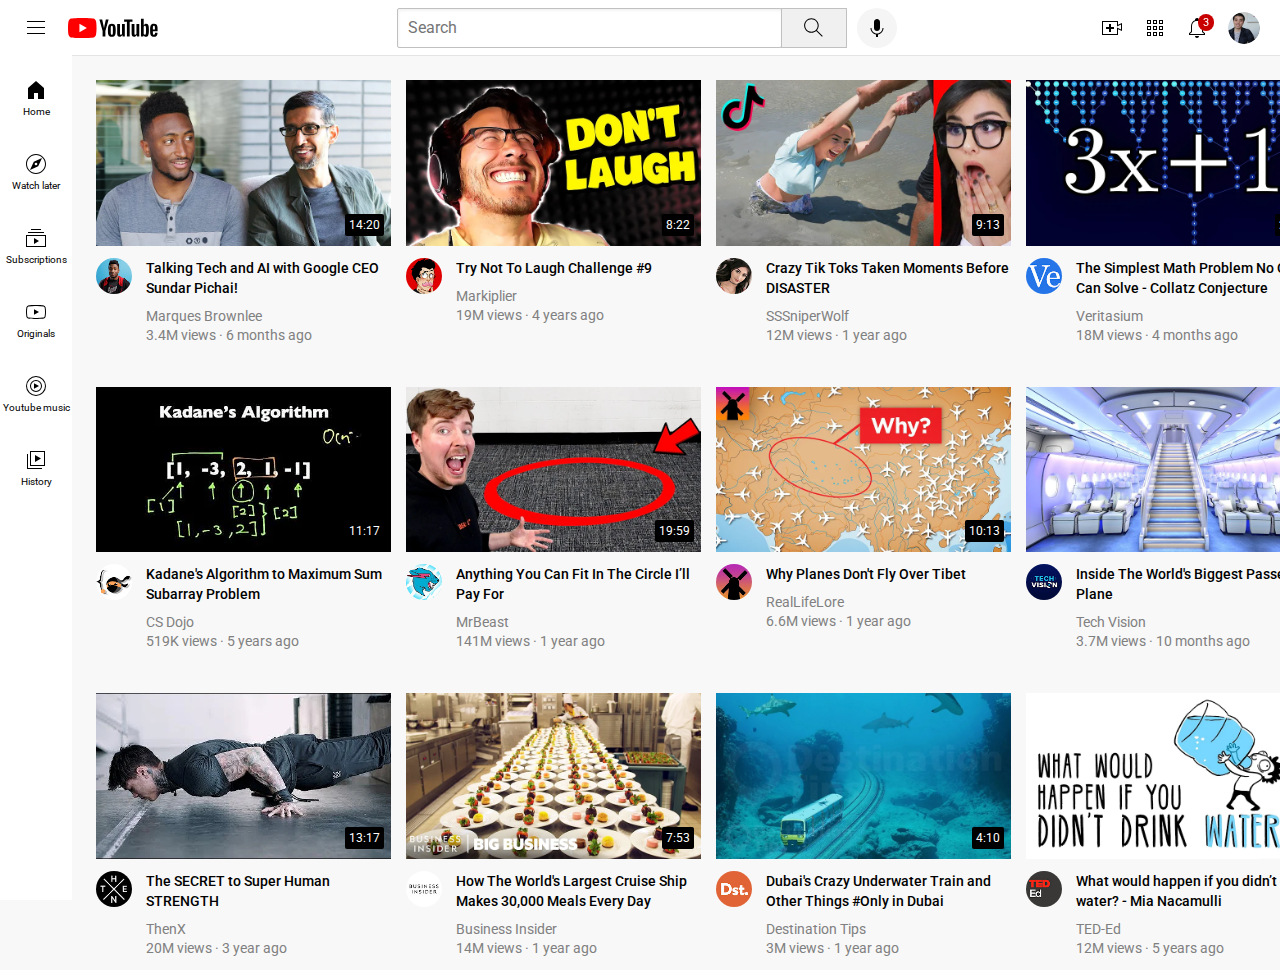
<file: index.html>
<!DOCTYPE html>
<html>
	<head>
		<title>Youtube clone</title>
		<link rel="preconnect" href="https://fonts.googleapis.com" />
		<link rel="preconnect" href="https://fonts.gstatic.com" crossorigin />
		<link
			href="https://fonts.googleapis.com/css2?family=Roboto:ital,wght@0,100..900;1,100..900&display=swap"
			rel="stylesheet"
		/>
		<link rel="stylesheet" href="youtube styles.css/video.css" />
		<link rel="stylesheet" href="youtube styles.css/header.css" />
		<link rel="stylesheet" href="youtube styles.css/general.css" />
		<link rel="stylesheet" href="youtube styles.css/sidebar.css" />
	</head>
	<body class="body">
		<div class="header">
			<div class="left-section">
				<img class="hamburger" src="icons/hamburger-menu.svg" />
				<img class="youtube-logo" src="icons/youtube-logo.svg" />
			</div>
			<div class="middle-section">
				<input class="search-bar" type="text" placeholder="Search" />
				<button class="search-button">
					<img class="search-icon" src="icons/search.svg" />
					<div class="tooltip">Search</div>
				</button>
				<button class="voice-search-button">
					<img class="voice-search-icon" src="icons/voice-search-icon.svg" />
					<div class="tooltip">Search with your voice</div>
				</button>
			</div>
			<div class="right-section">
				<div class="upload-icon-container">
					<img class="upload-icon" src="icons/upload.svg" />
					<div class="tooltip">Create</div>
				</div>
				<div class="youtube-apps-container">
					<img class="youtube-apps-icon" src="icons/youtube-apps.svg" />
					<div class="tooltip">YouTube apps</div>
				</div>
				<div class="notification-icon-container">
					<img class="notification-icon" src="icons/notifications.svg" />
					<div class="notification-count">3</div>
					<div class="tooltip">Notifications</div>
				</div>
				<img class="current-user-picture" src="thumbnails/my-channel.jpeg" />
			</div>
		</div>
		<div class="side-bar">
			<div class="sidebar-link">
				<img src="icons/home.svg" />
				<div>Home</div>
			</div>
			<a href="/youtubeClone/watchlater.html">
				<div class="sidebar-link">
					<img src="icons/explore.svg" />
					<div>Watch later</div>
				</div>
			</a>
			<div class="sidebar-link">
				<img src="icons/subscriptions.svg" />
				<div>Subscriptions</div>
			</div>
			<div class="sidebar-link">
				<img src="icons/originals.svg" />
				<div>Originals</div>
			</div>
			<div class="sidebar-link">
				<img src="icons/youtube-music.svg" />
				<div>Youtube music</div>
			</div>
			<a href="/youtubeClone/history.html">
				<div class="sidebar-link">
					<img src="icons/library.svg" />
					<div>History</div>
				</div>
			</a>
		</div>
		<section>
			<div class="final-form">
				<div class="video-preview">
					<div class="img-time">
						<a href="https://www.youtube.com/watch?v=n2RNcPRtAiY&ab_channel=MarquesBrownlee">
							<img class="first-image" src="thumbnails/text.webp" />
						</a>
						<div class="video-time">14:20</div>
					</div>
					<div class="video-all">
						<div class="channel-pic">
							<a href="https://www.youtube.com/c/mkbhd">
								<img class="profile-pic" src="thumbnails/channel-2.jpeg" />
							</a>
						</div>
						<div class="video-info">
							<a href="https://www.youtube.com/watch?v=n2RNcPRtAiY&ab_channel=MarquesBrownlee">
								<p class="video-title">Talking Tech and AI with Google CEO Sundar Pichai!</p>
							</a>
							<a href="https://www.youtube.com/c/mkbhd">
								<p class="video-name">Marques Brownlee</p>
							</a>
							<p class="video-views">3.4M views · 6 months ago</p>
						</div>
					</div>
				</div>
				<div class="video-preview">
					<div class="img-time">
						<a href="https://www.youtube.com/watch?v=n2RNcPRtAiY">
							<img class="first-image" src="thumbnails/second.webp" />
						</a>
						<div class="video-time">8:22</div>
					</div>
					<div class="video-all">
						<div class="channel-pic">
							<a href="https://www.youtube.com/c/markiplier">
								<img class="profile-pic" src="thumbnails/channel.jpeg" />
							</a>
						</div>
						<div class="video-info">
							<a href="https://www.youtube.com/watch?v=n2RNcPRtAiY">
								<p class="video-title">Try Not To Laugh Challenge #9</p>
							</a>
							<a href="https://www.youtube.com/c/markiplier">
								<p class="video-name">Markiplier</p>
							</a>

							<p class="video-views">19M views · 4 years ago</p>
						</div>
					</div>
				</div>
				<div class="video-preview">
					<div class="img-time">
						<a href="https://www.youtube.com/watch?v=FgjPQQeTh1w">
							<img class="first-image" src="thumbnails/thumbnail-3.webp" />
						</a>
						<div class="video-time">9:13</div>
					</div>
					<div class="video-all">
						<div class="channel-pic">
							<a href="https://www.youtube.com/user/SSSniperWolf">
								<img class="profile-pic" src="thumbnails/channel-3.jpeg" />
							</a>
						</div>
						<div class="video-info">
							<a href="https://www.youtube.com/watch?v=FgjPQQeTh1w">
								<p class="video-title">Crazy Tik Toks Taken Moments Before DISASTER</p>
							</a>
							<a href="https://www.youtube.com/user/SSSniperWolf">
								<p class="video-name">SSSniperWolf</p>
							</a>
							<p class="video-views">12M views · 1 year ago</p>
						</div>
					</div>
				</div>
				<div class="video-preview">
					<div class="img-time">
						<a href="https://www.youtube.com/watch?v=094y1Z2wpJg">
							<img class="first-image" src="thumbnails/thumbnail-4.webp" />
						</a>
						<div class="video-time">22:09</div>
					</div>
					<div class="video-all">
						<div class="channel-pic">
							<a href="https://www.youtube.com/c/veritasium">
								<img class="profile-pic" src="thumbnails/channel-4.jpeg" />
							</a>
						</div>
						<div class="video-info">
							<a href="https://www.youtube.com/watch?v=094y1Z2wpJg">
								<p class="video-title">
									The Simplest Math Problem No One Can Solve - Collatz Conjecture
								</p>
							</a>
							<a href="https://www.youtube.com/c/veritasium">
								<p class="video-name">Veritasium</p>
							</a>
							<p class="video-views">18M views · 4 months ago</p>
						</div>
					</div>
				</div>
				<div class="video-preview">
					<div class="img-time">
						<a href="https://www.youtube.com/watch?v=86CQq3pKSUw">
							<img class="first-image" src="thumbnails/thumbnail-5.webp" />
						</a>
						<div class="video-time">11:17</div>
					</div>
					<div class="video-all">
						<div class="channel-pic">
							<a class="https://www.youtube.com/c/CSDojo">
								<img class="profile-pic" src="thumbnails/channel-5.jpeg" />
							</a>
						</div>
						<div class="video-info">
							<a href="https://www.youtube.com/watch?v=86CQq3pKSUw">
								<p class="video-title">Kadane's Algorithm to Maximum Sum Subarray Problem</p>
							</a>
							<a href="https://www.youtube.com/c/CSDojo">
								<p class="video-name">CS Dojo</p>
							</a>
							<p class="video-views">519K views · 5 years ago</p>
						</div>
					</div>
				</div>
				<div class="video-preview">
					<div class="img-time">
						<a href="https://www.youtube.com/watch?v=yXWw0_UfSFg">
							<img class="first-image" src="thumbnails/thumbnail-6.webp" />
						</a>
						<div class="video-time">19:59</div>
					</div>
					<div class="video-all">
						<div class="channel-pic">
							<a href="https://www.youtube.com/channel/UCX6OQ3DkcsbYNE6H8uQQuVA">
								<img class="profile-pic" src="thumbnails/channel-6.jpeg" />
							</a>
						</div>
						<div class="video-info">
							<a href="https://www.youtube.com/watch?v=yXWw0_UfSFg">
								<p class="video-title">Anything You Can Fit In The Circle I’ll Pay For</p>
							</a>
							<a href="https://www.youtube.com/channel/UCX6OQ3DkcsbYNE6H8uQQuVA">
								<p class="video-name">MrBeast</p>
							</a>
							<p class="video-views">141M views · 1 year ago</p>
						</div>
					</div>
				</div>
				<div class="video-preview">
					<div class="img-time">
						<a href="https://www.youtube.com/watch?v=fNVa1qMbF9Y">
							<img class="first-image" src="thumbnails/thumbnail-7.webp" />
						</a>
						<div class="video-time">10:13</div>
					</div>
					<div class="video-all">
						<div class="channel-pic">
							<a href="https://www.youtube.com/channel/UCP5tjEmvPItGyLhmjdwP7Ww">
								<img class="profile-pic" src="thumbnails/channel-7.jpeg" />
							</a>
						</div>
						<div class="video-info">
							<a href="https://www.youtube.com/watch?v=fNVa1qMbF9Y">
								<p class="video-title">Why Planes Don't Fly Over Tibet</p>
							</a>
							<a href="https://www.youtube.com/channel/UCP5tjEmvPItGyLhmjdwP7Ww">
								<p class="video-name">RealLifeLore</p>
							</a>
							<p class="video-views">6.6M views · 1 year ago</p>
						</div>
					</div>
				</div>
				<div class="video-preview">
					<div class="img-time">
						<a href="https://www.youtube.com/watch?v=lFm4EM1juls&ab_channel=TechVision">
							<img class="first-image" src="thumbnails/thumbnail-8.webp" />
						</a>
						<div class="video-time">7:12</div>
					</div>
					<div class="video-all">
						<div class="channel-pic">
							<a href="https://www.youtube.com/channel/UCHAK6CyegY22Zj2GWrcaIxg">
								<img class="profile-pic" src="thumbnails/channel-8.jpeg" />
							</a>
						</div>
						<div class="video-info">
							<a href="https://www.youtube.com/watch?v=lFm4EM1juls&ab_channel=TechVision">
								<p class="video-title">Inside The World's Biggest Passenger Plane</p>
							</a>
							<a href="https://www.youtube.com/channel/UCHAK6CyegY22Zj2GWrcaIxg">
								<p class="video-name">Tech Vision</p>
							</a>
							<p class="video-views">3.7M views · 10 months ago</p>
						</div>
					</div>
				</div>
				<div class="video-preview">
					<div class="img-time">
						<a href="https://www.youtube.com/watch?v=ixmxOlcrlUc&ab_channel=THENX">
							<img class="first-image" src="thumbnails/thumbnail-9.webp" />
						</a>
						<div class="video-time">13:17</div>
					</div>
					<div class="video-all">
						<div class="channel-pic">
							<a href="https://www.youtube.com/c/OFFICIALTHENXSTUDIOS">
								<img class="profile-pic" src="thumbnails/channel-9.jpeg" />
							</a>
						</div>
						<div class="video-info">
							<a href="https://www.youtube.com/watch?v=ixmxOlcrlUc&ab_channel=THENX">
								<p class="video-title">The SECRET to Super Human STRENGTH</p>
							</a>
							<a href="https://www.youtube.com/c/OFFICIALTHENXSTUDIOS">
								<p class="video-name">ThenX</p>
							</a>
							<p class="video-views">20M views · 3 year ago</p>
						</div>
					</div>
				</div>
				<div class="video-preview">
					<div class="img-time">
						<a href="https://www.youtube.com/watch?v=R2vXbFp5C9o">
							<img class="first-image" src="thumbnails/thumbnail-10.webp" />
						</a>
						<div class="video-time">7:53</div>
					</div>
					<div class="video-all">
						<div class="channel-pic">
							<a href="https://www.youtube.com/user/businessinsider">
								<img class="profile-pic" src="thumbnails/channel-10.jpeg" />
							</a>
						</div>
						<div class="video-info">
							<a href="https://www.youtube.com/watch?v=R2vXbFp5C9o">
								<p class="video-title">
									How The World's Largest Cruise Ship Makes 30,000 Meals Every Day
								</p>
							</a>
							<a href="https://www.youtube.com/user/businessinsider">
								<p class="video-name">Business Insider</p>
							</a>
							<p class="video-views">14M views · 1 year ago</p>
						</div>
					</div>
				</div>
				<div class="video-preview">
					<div class="img-time">
						<a href="https://www.youtube.com/watch?v=0nZuYyXET3s">
							<img class="first-image" src="thumbnails/thumbnail-11.webp" />
						</a>
						<div class="video-time">4:10</div>
					</div>
					<div class="video-all">
						<div class="channel-pic">
							<a href="https://www.youtube.com/c/Destinationtips">
								<img class="profile-pic" src="thumbnails/channel-11.jpeg" />
							</a>
						</div>
						<div class="video-info">
							<a href="https://www.youtube.com/watch?v=0nZuYyXET3s">
								<p class="video-title">
									Dubai's Crazy Underwater Train and Other Things #Only in Dubai
								</p>
							</a>
							<a href="https://www.youtube.com/c/Destinationtips">
								<p class="video-name">Destination Tips</p>
							</a>
							<p class="video-views">3M views · 1 year ago</p>
						</div>
					</div>
				</div>
				<div class="video-preview">
					<div class="img-time">
						<a href="https://www.youtube.com/watch?v=9iMGFqMmUFs">
							<img class="first-image" src="thumbnails/thumbnail-12.webp" />
						</a>
						<div class="video-time">4:51</div>
					</div>
					<div class="video-all">
						<div class="channel-pic">
							<a href="https://www.youtube.com/teded">
								<img class="profile-pic" src="thumbnails/channel-12.jpeg" />
							</a>
						</div>
						<div class="video-info">
							<a href="https://www.youtube.com/watch?v=9iMGFqMmUFs">
								<p class="video-title">
									What would happen if you didn’t drink water? - Mia Nacamulli
								</p>
							</a>
							<a href="https://www.youtube.com/teded">
								<p class="video-name">TED-Ed</p>
							</a>
							<p class="video-views">12M views · 5 years ago</p>
						</div>
					</div>
				</div>
			</div>
		</section>
	</body>
</html>
</file>
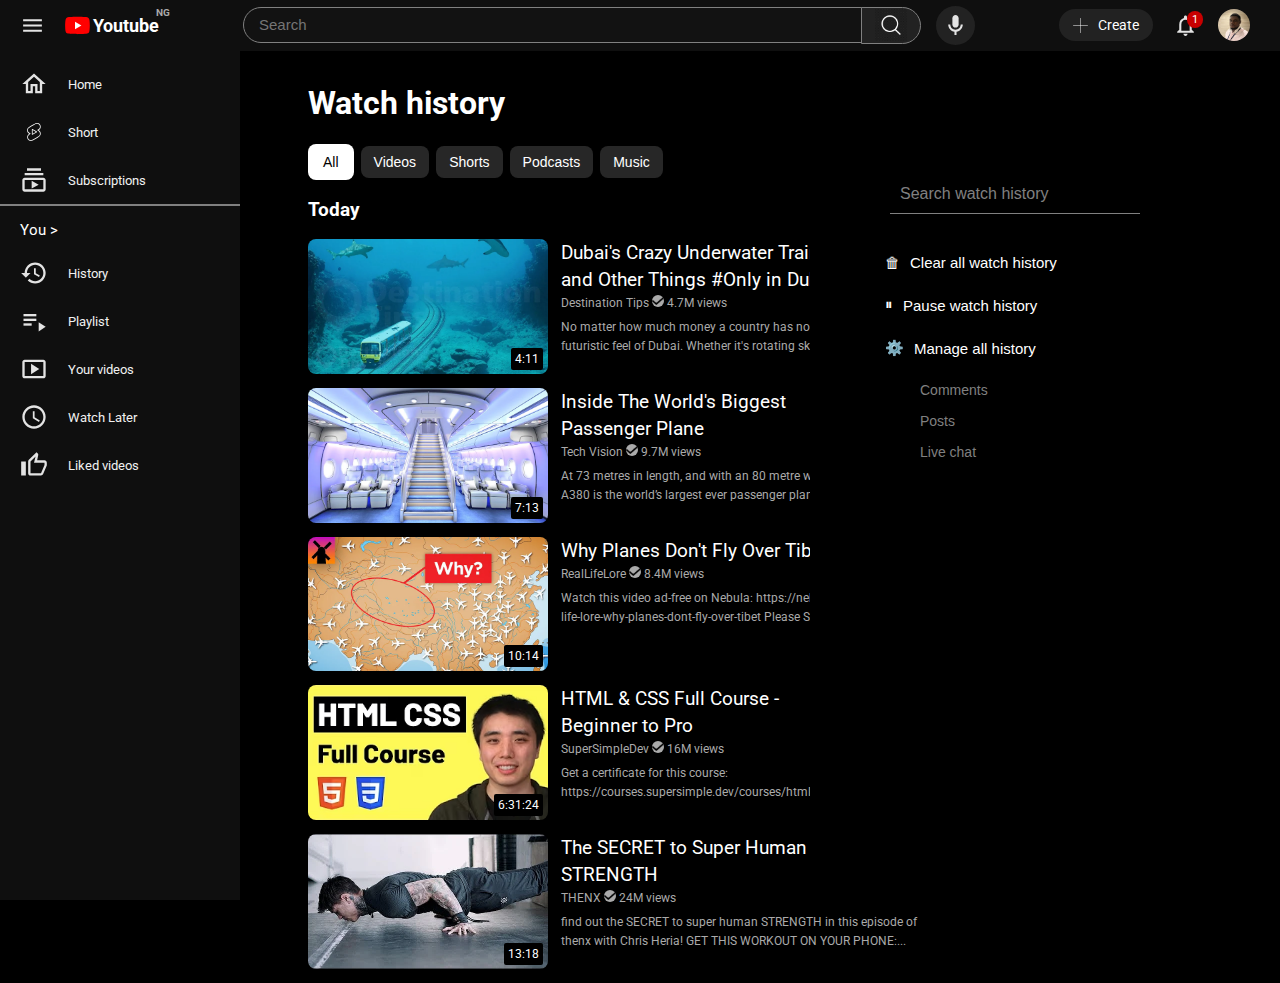
<file: history.html>
<!DOCTYPE html>
<html>
	<head>
		<title>History</title>
		<link rel="preconnect" href="https://fonts.googleapis.com" />
		<link rel="preconnect" href="https://fonts.gstatic.com" crossorigin />
		<link
			href="https://fonts.googleapis.com/css2?family=Roboto:ital,wght@0,100..900;1,100..900&display=swap"
			rel="stylesheet"
		/>
		<link rel="stylesheet" href="history.css/section1video.css" />
		<link rel="stylesheet" href="history.css/section1header.css" />
		<link rel="stylesheet" href="history.css/right sidebar.css" />
		<link rel="stylesheet" href="history.css/left sidebar.css" />
	</head>

	<body>
		<nav class="nav-bar">
			<div class="left-section1">
				<img class="hamburger-icon" src="icons/ham3.svg" />
				<div class="youtube-icon-container">
					<img class="youtube-icon" src="icons/youtube good.svg" />
					<div class="youtube-icon-text">
						Youtube
						<div class="youtube-absolute">NG</div>
					</div>
				</div>
			</div>
			<div class="middle-section1">
				<input class="input2" type="text" placeholder="Search" />
				<button class="search-icon-button">
					<img class="search-bar-icon" src="icons/search 2.png" />
				</button>
				<div class="voice-absolute-container">
					<img class="voice-icon" src="icons/voice11.svg" />
					<div class="voice-absolute">Search with your voice</div>
				</div>
			</div>
			<div class="right-section1">
				<div class="add-icon-container">
					<img class="add-icon" src="icons/add6.svg" />
					<div style="color: white; display: inline-block; font-size: 14px">Create</div>
				</div>
				<div class="notify-absolute-container">
					<img class="notify-icon" src="icons/notify1.svg" />
					<div class="notify-2absolute">1</div>
					<div class="notify-absolute">Notifications</div>
				</div>
				<img class="uncle-pic" src="icons/uncle .jpg" />
			</div>
		</nav>

		<h1 style="color: white; flex: 1">Watch history</h1>
		<button
			style="
				border: none;
				padding: 10px 15px 10px 15px;
				background-color: white;
				color: black;
				border-radius: 8px;
				font-size: 14px;
				cursor: pointer;
			"
		>
			All
		</button>
		<button
			style="
				padding: 8px 13px 8px 13px;
				border-radius: 8px;
				border: none;
				color: white;
				background-color: #272727;
				font-size: 14px;
				margin-left: 3px;
				cursor: pointer;
			"
		>
			Videos
		</button>
		<button
			style="
				background-color: #272727;
				border: none;
				padding: 8px 13px 8px 13px;
				color: white;
				border-radius: 8px;
				font-size: 14px;
				margin-left: 3px;
				cursor: pointer;
			"
		>
			Shorts
		</button>
		<button
			style="
				padding: 8px 13px 8px 13px;
				border-radius: 8px;
				border: none;
				color: white;
				background-color: #272727;
				font-size: 14px;
				margin-left: 3px;
				cursor: pointer;
			"
		>
			Podcasts
		</button>
		<button
			style="
				padding: 8px 13px 8px 13px;
				border-radius: 8px;
				border: none;
				color: white;
				background-color: #272727;
				font-size: 14px;
				margin-left: 3px;
				cursor: pointer;
			"
		>
			Music
		</button>
		<h3>Today</h3>

		<section>
			<div class="anchor-container">
				<a href="https://www.youtube.com/watch?v=0nZuYyXET3s&ab_channel=DestinationTips">
					<div class="all-video-container">
						<div class="video-container">
							<div class="img-div">
								<img class="biggest-image" src="thumbnails/thumbnail-11.webp" />
								<div class="time-container">4:11</div>
							</div>
							<div class="first-container">
								<div class="text-container">
									<p
										style="
											/* background-color: blue; */
											font-size: 19px;
											margin-bottom: 0px;
											word-wrap: break-word;
											width: 290px;
											margin-top: 0px;
											line-height: 27px;
										"
									>
										Dubai's Crazy Underwater Train and Other Things #Only in Dubai
									</p>

									<div class="floating-container">
										<div class="hover-wrapper">
											<span class="span-text">Destination Tips</span>
											<div class="span-text-div">Destination Tips</div>
										</div>
										<div class="checkmark-container">
											<img class="checkmark-icon" src="icons/checkmark icon.png" />
											<div class="checkmark-hover">Verified</div>
										</div>
										4.7M views
									</div>

									<p
										style="
											font-size: 12px;
											margin-top: 0px;
											width: 370px;
											color: #aaaaaa;
											line-height: 19px;
										"
									>
										No matter how much money a country has none of them has the futuristic feel of
										Dubai. Whether it's rotating skyscrapers or floating...
									</p>
								</div>
							</div>
						</div>
						<img class="remove-icon" src="icons/2-big remove.png" />
					</div>
				</a>

				<a href="https://www.youtube.com/watch?v=lFm4EM1juls&ab_channel=TechVision">
					<div class="all-video-container">
						<div class="video-container">
							<div class="img-div">
								<img class="biggest-image" src="thumbnails/thumbnail-8.webp" />
								<div class="time-container">7:13</div>
							</div>
							<div class="first-container">
								<div class="text-container">
									<p
										style="
											/* background-color: blue; */
											font-size: 19px;
											margin-bottom: 0px;
											word-wrap: break-word;
											width: 290px;
											margin-top: 0px;
											line-height: 27px;
										"
									>
										Inside The World's Biggest Passenger Plane
									</p>

									<div class="floating-container">
										<div class="hover-wrapper">
											<span class="span-text">Tech Vision </span>
											<div class="span-text-div">Tech Vision</div>
										</div>
										<div class="checkmark-container">
											<img class="checkmark-icon" src="icons/checkmark icon.png" />
											<div class="checkmark-hover">Verified</div>
										</div>
										9.7M views
									</div>

									<p
										style="
											font-size: 12px;
											margin-top: 0px;
											width: 370px;
											color: #aaaaaa;
											line-height: 19px;
										"
									>
										At 73 metres in length, and with an 80 metre wingspan, the Airbus A380 is the
										world’s largest ever passenger plane. Travelling at...
									</p>
								</div>
							</div>
						</div>
						<img class="remove-icon" src="icons/2-big remove.png" />
					</div>
				</a>

				<a href="https://www.youtube.com/watch?v=fNVa1qMbF9Y&ab_channel=RealLifeLore">
					<div class="all-video-container">
						<div class="video-container">
							<div class="img-div">
								<img class="biggest-image" src="thumbnails/thumbnail-7.webp" />
								<div class="time-container">10:14</div>
							</div>
							<div class="first-container">
								<div class="text-container">
									<p
										style="
											/* background-color: blue; */
											font-size: 19px;
											margin-bottom: 0px;
											word-wrap: break-word;
											width: 290px;
											margin-top: 0px;
											line-height: 27px;
										"
									>
										Why Planes Don't Fly Over Tibet
									</p>

									<div class="floating-container">
										<div class="hover-wrapper">
											<span class="span-text"> RealLifeLore </span>
											<div class="span-text-div">RealLifeLore</div>
										</div>
										<div class="checkmark-container">
											<img class="checkmark-icon" src="icons/checkmark icon.png" />
											<div class="checkmark-hover">Verified</div>
										</div>
										8.4M views
									</div>

									<p
										style="
											font-size: 12px;
											margin-top: 0px;
											width: 370px;
											color: #aaaaaa;
											line-height: 19px;
										"
									>
										Watch this video ad-free on Nebula:
										https://nebula.tv/videos/real-life-lore-why-planes-dont-fly-over-tibet Please
										Subscribe:...
									</p>
								</div>
							</div>
						</div>
						<img class="remove-icon" src="icons/2-big remove.png" />
					</div>
				</a>

				<a href="https://www.youtube.com/watch?v=G3e-cpL7ofc&ab_channel=SuperSimpleDev">
					<div class="all-video-container">
						<div class="video-container">
							<div class="img-div">
								<img class="biggest-image" src="thumbnails/creator.avif" />
								<div class="time-container">6:31:24</div>
							</div>
							<div class="first-container">
								<div class="text-container">
									<p
										style="
											/* background-color: blue; */
											font-size: 19px;
											margin-bottom: 0px;
											word-wrap: break-word;
											width: 290px;
											margin-top: 0px;
											line-height: 27px;
										"
									>
										HTML & CSS Full Course - Beginner to Pro
									</p>

									<div class="floating-container">
										<div class="hover-wrapper">
											<span class="span-text"> SuperSimpleDev </span>
											<div class="span-text-div">SuperSimpleDev</div>
										</div>
										<div class="checkmark-container">
											<img class="checkmark-icon" src="icons/checkmark icon.png" />
											<div class="checkmark-hover">Verified</div>
										</div>
										16M views
									</div>

									<p
										style="
											font-size: 12px;
											margin-top: 0px;
											width: 370px;
											color: #aaaaaa;
											line-height: 19px;
										"
									>
										Get a certificate for this course:
										https://courses.supersimple.dev/courses/html-css or Frontend...
									</p>
								</div>
							</div>
						</div>
						<img class="remove-icon" src="icons/2-big remove.png" />
					</div>
				</a>

				<a href="https://www.youtube.com/watch?v=ixmxOlcrlUc">
					<div class="all-video-container">
						<div class="video-container">
							<div class="img-div">
								<img class="biggest-image" src="thumbnails/thumbnail-9.webp" />
								<div class="time-container">13:18</div>
							</div>
							<div class="first-container">
								<div class="text-container">
									<p
										style="
											/* background-color: blue; */
											font-size: 19px;
											margin-bottom: 0px;
											word-wrap: break-word;
											width: 290px;
											margin-top: 0px;
											line-height: 27px;
										"
									>
										The SECRET to Super Human STRENGTH
									</p>

									<div class="floating-container">
										<div class="hover-wrapper">
											<span class="span-text"> THENX </span>
											<div class="span-text-div">THENX</div>
										</div>
										<div class="checkmark-container">
											<img class="checkmark-icon" src="icons/checkmark icon.png" />
											<div class="checkmark-hover">Verified</div>
										</div>
										24M views
									</div>

									<p
										style="
											font-size: 12px;
											margin-top: 0px;
											width: 370px;
											color: #aaaaaa;
											line-height: 19px;
										"
									>
										find out the SECRET to super human STRENGTH in this episode of thenx with Chris
										Heria! GET THIS WORKOUT ON YOUR PHONE:...
									</p>
								</div>
							</div>
						</div>
						<img class="remove-icon" src="icons/2-big remove.png" />
					</div>
				</a>
			</div>
		</section>
		<section>
			<div class="right-sidebar">
				<div class="search-box">
					<input type="text" placeholder="Search watch history" />
				</div>

				<!-- Menu -->
				<div class="menu">
					<div class="menu-item">🗑 <span>Clear all watch history</span></div>
					<div class="menu-item">⏸ <span>Pause watch history</span></div>
					<div class="menu-item">⚙️ <span>Manage all history</span></div>

					<!-- Sub items -->
					<div class="sub-item">Comments</div>
					<div class="sub-item">Posts</div>
					<div class="sub-item">Live chat</div>
				</div>
			</div>
		</section>
		<section>
			<div class="left-sidebar2">
				<div class="left-icons-container">
					<img class="left-icons" src="icons/home2.svg" />
					<div class="left-icons-text">Home</div>
				</div>
				<div class="left-icons-container">
					<img class="left-icons" src="icons/short2.svg" />
					<div class="left-icons-text">Short</div>
				</div>
				<div class="left-icons-container">
					<img class="left-icons" src="icons/subscribe2.svg" />
					<div class="left-icons-text">Subscriptions</div>
				</div>
				<hr style="border: 0.1px solid grey" />
				<p style="font-family: Roboto, Arial; margin-left: 20px; font-size: 15px">You ></p>
				<div class="left-icons-container">
					<img class="left-icons" src="icons/history2.svg" />
					<div class="left-icons-text">History</div>
				</div>
				<div class="left-icons-container">
					<img class="left-icons" src="icons/playlist.svg" />
					<div class="left-icons-text">Playlist</div>
				</div>
				<div class="left-icons-container">
					<img class="left-icons" src="icons/your videos.svg" />
					<div class="left-icons-text">Your videos</div>
				</div>
				<div class="left-icons-container">
					<img class="left-icons" src="icons/watch later.svg" />
					<div class="left-icons-text">Watch Later</div>
				</div>
				<div class="left-icons-container">
					<img class="left-icons" src="icons/liked videos.svg" />
					<div class="left-icons-text">Liked videos</div>
				</div>
			</div>
		</section>
	</body>
</html>
</file>
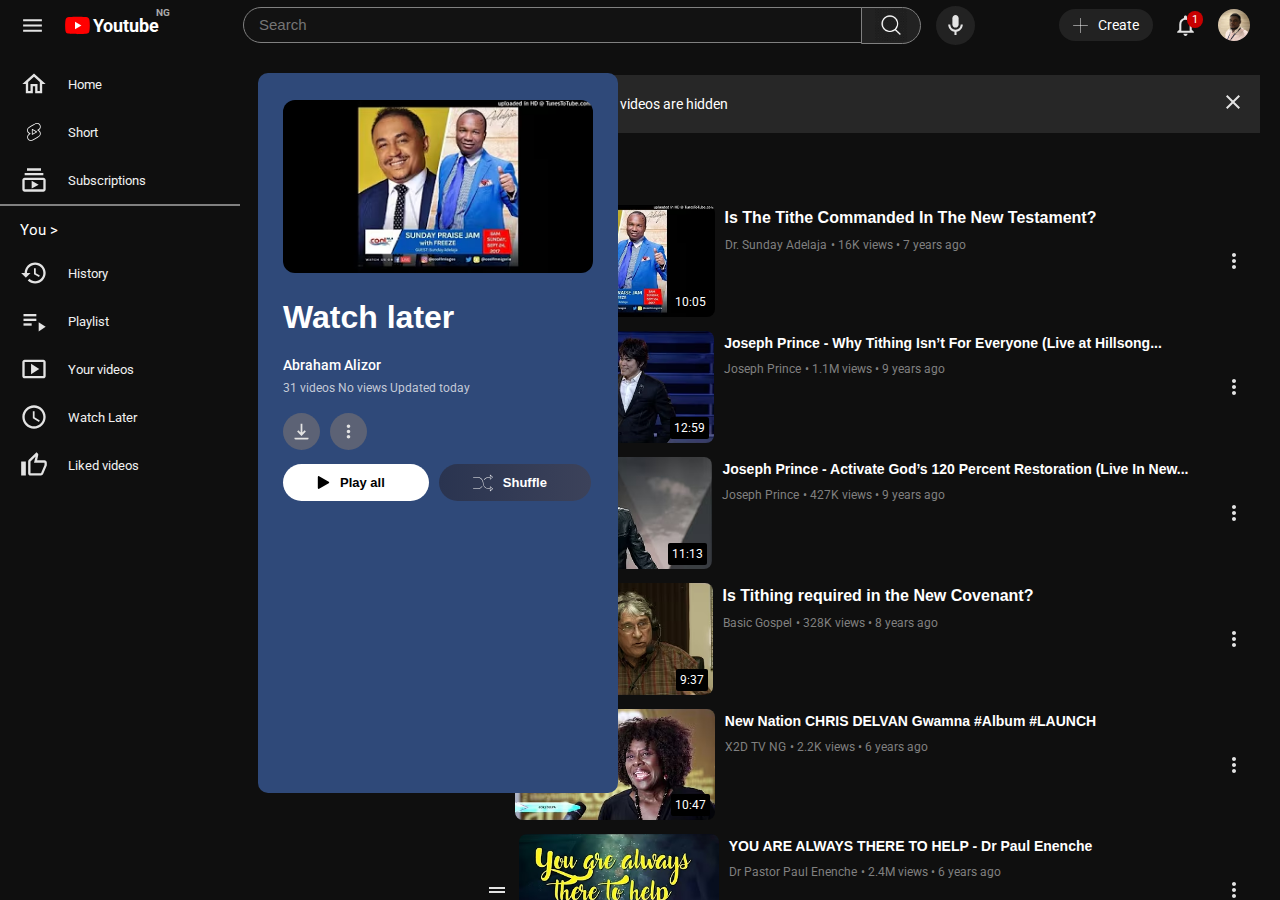
<file: watchlater.html>
<!DOCTYPE html>
<html>
	<head>
		<title>watch later</title>
		<link rel="stylesheet" href="watchlater.css/section1header.css" />
		<link rel="stylesheet" href="watchlater.css/left sidebar.css" />
		<link rel="stylesheet" href="watchlater.css/section2video.css" />
		<link rel="stylesheet" href="watchlater.css/rightsidebar2.css" />
		<link rel="stylesheet" href="watchlater.css/middle-section-body.css" />
		<link rel="preconnect" href="https://fonts.googleapis.com" />
		<link rel="preconnect" href="https://fonts.gstatic.com" crossorigin />
		<link
			href="https://fonts.googleapis.com/css2?family=Roboto:ital,wght@0,100..900;1,100..900&display=swap"
			rel="stylesheet"
		/>
	</head>
	<body>
		<nav class="nav-bar">
			<div class="left-section1">
				<img class="hamburger-icon" src="icons/ham3.svg" />
				<div class="youtube-icon-container">
					<img class="youtube-icon" src="icons/youtube good.svg" />
					<div class="youtube-icon-text">
						Youtube
						<div class="youtube-absolute">NG</div>
					</div>
				</div>
			</div>
			<div class="middle-section1">
				<input class="input2" type="text" placeholder="Search" />
				<button class="search-icon-button">
					<img class="search-bar-icon" src="icons/search 2.png" />
				</button>
				<div class="voice-absolute-container">
					<img class="voice-icon" src="icons/voice11.svg" />
					<div class="voice-absolute">Search with your voice</div>
				</div>
			</div>
			<div class="right-section1">
				<div class="add-icon-container">
					<img class="add-icon" src="icons/add6.svg" />
					<div style="color: white; display: inline-block; font-size: 14px">Create</div>
				</div>
				<div class="notify-absolute-container">
					<img class="notify-icon" src="icons/notify1.svg" />
					<div class="notify-2absolute">1</div>
					<div class="notify-absolute">Notifications</div>
				</div>
				<img class="uncle-pic" src="icons/uncle .jpg" />
			</div>
		</nav>

		<section>
			<div class="left-sidebar2">
				<div class="left-icons-container">
					<img class="left-icons" src="icons/home2.svg" />
					<div class="left-icons-text">Home</div>
				</div>
				<div class="left-icons-container">
					<img class="left-icons" src="icons/short2.svg" />
					<div class="left-icons-text">Short</div>
				</div>
				<div class="left-icons-container">
					<img class="left-icons" src="icons/subscribe2.svg" />
					<div class="left-icons-text">Subscriptions</div>
				</div>
				<hr style="border: 0.1px solid grey" />
				<p style="font-family: Roboto, Arial; margin-left: 20px; font-size: 15px">You ></p>
				<div class="left-icons-container">
					<img class="left-icons" src="icons/history2.svg" />
					<div class="left-icons-text">History</div>
				</div>
				<div class="left-icons-container">
					<img class="left-icons" src="icons/playlist.svg" />
					<div class="left-icons-text">Playlist</div>
				</div>
				<div class="left-icons-container">
					<img class="left-icons" src="icons/your videos.svg" />
					<div class="left-icons-text">Your videos</div>
				</div>
				<div class="left-icons-container">
					<img class="left-icons" src="icons/watch later.svg" />
					<div class="left-icons-text">Watch Later</div>
				</div>
				<div class="left-icons-container">
					<img class="left-icons" src="icons/liked videos.svg" />
					<div class="left-icons-text">Liked videos</div>
				</div>
			</div>
		</section>
		<section>
			<div class="right-top">
				<div class="sub-header">4 unavailable videos are hidden</div>
				<div class="close-icon"><img src="icons/close.svg" /></div>
			</div>
			<div class="right-bottom">
				<div class="sort-container">
					<div style="height: 20px"><img src="icons/sort icon.svg" /></div>
					<div style="font-family: sans-serif; font-size: 13px">Sort</div>
				</div>
				<div class="all-design-container">
					<div style="display: flex; align-items: center">
						<div style="margin-left: 5px; cursor: grab"><img src="icons/2 menu.svg" /></div>
					</div>
					<a
						href="https://www.youtube.com/watch?v=3h0dsIgp8dI&list=WL&index=1&ab_channel=Dr.SundayAdelaja"
					>
						<div class="picture-text-container">
							<div class="time-container">
								<img class="picture1" src="thumbnails/picture1.avif" />
								<div class="time-box">10:05</div>
							</div>
							<div class="text-box">
								<p
									style="
										font-size: 16px;
										font-weight: bold;
										font-family: Arial;
										margin-top: 4px;
										margin-bottom: 0px;
									"
								>
									Is The Tithe Commanded In The New Testament?
								</p>
								<div class="text-hover-container">
									Dr. Sunday Adelaja
									<div class="text-hover">Dr. Sunday Adelaja</div>
								</div>
								<div style="display: inline-block; font-size: 12px; color: gray; margin-top: 11px">
									• 16K views • 7 years ago
								</div>
							</div>
						</div>
					</a>
					<div style="margin-right: 14px"><img src="icons/3 dots.svg" /></div>
				</div>
				<div class="all-design-container">
					<div style="display: flex; align-items: center">
						<div style="margin-left: 5px; cursor: grab"><img src="icons/2 menu.svg" /></div>
					</div>
					<a
						href="https://www.youtube.com/watch?v=tu6tulAAiLg&list=WL&index=2&ab_channel=JosephPrince"
					>
						<div class="picture-text-container">
							<div class="time-container">
								<img
									style="width: 200px; border-radius: 8px; margin-left: 65px"
									src="icons/picture2.avif"
								/>
								<div class="time-box">12:59</div>
							</div>
							<div class="text-box">
								<p
									style="
										font-size: 14px;
										font-weight: bold;
										font-family: Arial;
										margin-top: 4px;
										margin-bottom: 0px;
									"
								>
									Joseph Prince - Why Tithing Isn’t For Everyone (Live at Hillsong...
								</p>
								<div class="text-hover-container">
									Joseph Prince
									<div class="text-hover">Joseph Prince</div>
								</div>
								<div style="display: inline-block; font-size: 12px; color: gray; margin-top: 11px">
									• 1.1M views • 9 years ago
								</div>
							</div>
						</div>
					</a>
					<div style="margin-right: 14px"><img src="icons/3 dots.svg" /></div>
				</div>
				<div class="all-design-container">
					<div style="display: flex; align-items: center">
						<div style="margin-left: 5px; cursor: grab"><img src="icons/2 menu.svg" /></div>
					</div>
					<a
						href="https://www.youtube.com/watch?v=ocEUIs00DzI&list=WL&index=3&ab_channel=JosephPrince"
					>
						<div class="picture-text-container">
							<div class="time-container">
								<img
									style="width: 200px; border-radius: 8px; margin-left: 90px"
									src="thumbnails/picture3.avif"
								/>
								<div class="time-box">11:13</div>
							</div>
							<div class="text-box">
								<p
									style="
										font-size: 14px;
										font-weight: bold;
										font-family: Arial;
										margin-top: 4px;
										margin-bottom: 0px;
									"
								>
									Joseph Prince - Activate God’s 120 Percent Restoration (Live In New...
								</p>
								<div class="text-hover-container">
									Joseph Prince
									<div class="text-hover">Joseph Prince</div>
								</div>
								<div style="display: inline-block; font-size: 12px; color: gray; margin-top: 11px">
									• 427K views • 9 years ago
								</div>
							</div>
						</div>
					</a>
					<div style="margin-right: 14px"><img src="icons/3 dots.svg" /></div>
				</div>
				<div class="all-design-container">
					<div style="display: flex; align-items: center">
						<div style="margin-left: 5px; cursor: grab"><img src="icons/2 menu.svg" /></div>
					</div>
					<a
						href="https://www.youtube.com/watch?v=e_xG4Qex8hA&list=WL&index=4&ab_channel=BasicGospel"
					>
						<div class="picture-text-container">
							<div class="time-container">
								<img
									style="width: 200px; border-radius: 8px; margin-left: -65px"
									src="thumbnails/picture.avif"
								/>
								<div class="time-box">9:37</div>
							</div>
							<div class="text-box">
								<p
									style="
										font-size: 16px;
										font-weight: bold;
										font-family: Arial;
										margin-top: 4px;
										margin-bottom: 0px;
									"
								>
									Is Tithing required in the New Covenant?
								</p>
								<div class="text-hover-container">
									Basic Gospel
									<div class="text-hover">Basic Gospel</div>
								</div>
								<div style="display: inline-block; font-size: 12px; color: gray; margin-top: 11px">
									• 328K views • 8 years ago
								</div>
							</div>
						</div>
					</a>
					<div style="margin-right: 14px"><img src="icons/3 dots.svg" /></div>
				</div>
				<div class="all-design-container">
					<div style="display: flex; align-items: center">
						<div style="margin-left: 5px; cursor: grab"><img src="icons/2 menu.svg" /></div>
					</div>
					<a href="https://www.youtube.com/watch?v=mtuViLiqQBc&list=WL&index=5&ab_channel=X2DTVNG">
						<div class="picture-text-container">
							<div class="time-container">
								<img class="picture1" src="thumbnails/picture4.avif" />
								<div class="time-box">10:47</div>
							</div>
							<div class="text-box">
								<p
									style="
										font-size: 14px;
										font-weight: bold;
										font-family: Arial;
										margin-top: 4px;
										margin-bottom: 0px;
									"
								>
									New Nation CHRIS DELVAN Gwamna #Album #LAUNCH
								</p>
								<div class="text-hover-container">
									X2D TV NG
									<div class="text-hover">X2D TV NG</div>
								</div>
								<div style="display: inline-block; font-size: 12px; color: gray; margin-top: 11px">
									• 2.2K views • 6 years ago
								</div>
							</div>
						</div>
					</a>
					<div style="margin-right: 14px"><img src="icons/3 dots.svg" /></div>
				</div>
				<div class="all-design-container">
					<div style="display: flex; align-items: center">
						<div style="margin-left: 5px; cursor: grab"><img src="icons/2 menu.svg" /></div>
					</div>
					<a
						href="https://www.youtube.com/watch?v=mdlaVyr_NR0&list=WL&index=6&ab_channel=DrPastorPaulEnenche"
					>
						<div class="picture-text-container">
							<div class="time-container">
								<img class="picture1" src="thumbnails/picture6.avif" />
								<div class="time-box">14:02</div>
							</div>
							<div class="text-box">
								<p
									style="
										font-size: 14px;
										font-weight: bold;
										font-family: Arial;
										margin-top: 4px;
										margin-bottom: 0px;
									"
								>
									YOU ARE ALWAYS THERE TO HELP - Dr Paul Enenche
								</p>
								<div class="text-hover-container">
									Dr Pastor Paul Enenche
									<div class="text-hover">Dr Pastor Paul Enenche</div>
								</div>
								<div style="display: inline-block; font-size: 12px; color: gray; margin-top: 11px">
									• 2.4M views • 6 years ago
								</div>
							</div>
						</div>
					</a>
					<div style="margin-right: 14px"><img src="icons/3 dots.svg" /></div>
				</div>
			</div>
		</section>
		<section>
			<div class="middle-section-body">
				<div class="linear-image-container">
					<img class="linear-image" src="thumbnails/picture1.avif" />
					<h1 style="font-family: Arial">Watch later</h1>
					<div class="second-text-header">
						Abraham Alizor
						<div class="text-absolute">Abraham Alizor</div>
					</div>
					<p style="font-size: 12px; color: #c4cad7; margin-top: 8px">
						31 videos No views Updated today
					</p>
					<div class="download-container">
						<img class="download-icon" src="thumbnails/download.svg" />
						<div class="download-text">Download</div>
					</div>
					<img class="options-icon" src="icons/3 dots.svg" />
					<div style="display: flex; align-items: center; gap: 10px">
						<button class="play-container">
							<img class="play-icon" src="icons/play icon.svg" />
							<p class="play-text">Play all</p>
						</button>
						<button class="shuffle-container">
							<img class="shuffle-icon" src="icons/shuffle.svg" />
							<p class="shuffle-text">Shuffle</p>
						</button>
					</div>
				</div>
			</div>
		</section>
	</body>
</html>
</file>
<file: youtube styles.css/video.css>
.first-image {
	width: 100%;
	margin-bottom: 8px;
}
.channel-pic {
	display: inline-block;
	width: 50px;
	position: relative;
}
.video-info {
	width: 245px;
	display: inline-block;
	vertical-align: top;
	margin-left: 0px;
}
.profile-pic {
	display: inline-block;
	border-radius: 50px;
	width: 36px;
}
.video-title {
	font-family: Roboto;
	margin-top: 0px;
	font-size: 14px;
	line-height: 20px;
	margin-bottom: 0px;
	font-weight: 500;
}
.video-name {
	color: grey;
	font-size: 14px;
	margin-bottom: 0px;
	margin-top: 10px;
}
.video-views {
	color: grey;
	font-size: 14px;
	margin-top: 3px;
}
.final-form {
	display: grid;
	grid-template-columns: 1fr 1fr 1fr 1fr;
	column-gap: 15px;
	row-gap: 30px;
}
@media (max-width: 1000px) {
	.video-title {
		font-size: 16px;
		line-height: 24px;
	}
}

.video-all {
	display: grid;
	grid-template-columns: 50px 1fr;
}
a {
	color: black; /* Set text color to black */
	text-decoration: none; /* Remove underline */
}
.video-time {
	background-color: black;
	color: white;
	position: absolute;
	bottom: 22px;
	right: 7px;
	font-size: 12px;
	font-family: Roboto, Arial;
	padding: 4px;
	border-radius: 2px;
}
.img-time {
	position: relative;
}
</file>
<file: youtube styles.css/header.css>
.search-bar {
	display: inline-block;
	flex: 1;
	height: 36px;
	padding-left: 10px;
	font-size: 16px;
	border-width: 1px;
	border-style: solid;
	border-color: rgb(192, 192, 192);
	border-radius: 2px;
	box-shadow: inset 1px 2px 3px rgba(0, 0, 0, 0.05);
	width: 0;
}
.search-bar::placeholder {
	font-family: Roboto, Arial;
	font-size: 16px;
}
.search-button {
	height: 40px;
	width: 66px;
	background-color: rgb(240, 240, 240);
	border-width: 1px;
	border-style: solid;
	border-color: rgb(192, 192, 192);
	margin-left: -1px;
	margin-right: 10px;
}
.search-button,
.voice-search-button,
.upload-icon-container,
.youtube-apps-container,
.notification-icon-container {
	position: relative;
	display: flex;
	justify-content: center;
	align-items: center;
}
.search-button .tooltip,
.voice-search-button .tooltip,
.upload-icon-container .tooltip,
.youtube-apps-container .tooltip,
.notification-icon-container .tooltip {
	font-family: Roboto, Arial;
	position: absolute;
	background-color: gray;
	color: white;
	padding-top: 4px;
	padding-bottom: 4px;
	padding-left: 8px;
	padding-right: 8px;
	border-radius: 2px;
	font-size: 12px;
	bottom: -30px;
	opacity: 0;
	transition: opacity 0.15s;
	pointer-events: none;
	white-space: nowrap;
}
.search-button:hover .tooltip,
.voice-search-button:hover .tooltip,
.upload-icon-container:hover .tooltip,
.youtube-apps-container:hover .tooltip,
.notification-icon-container:hover .tooltip {
	opacity: 1;
}
.header {
	height: 55px;
	display: flex;
	flex-direction: row;
	justify-content: space-between;
	position: fixed;
	top: 0;
	right: 0;
	left: 0;
	background-color: white;
	border-bottom-width: 1px;
	border-bottom-style: solid;
	border-bottom-color: rgb(228, 228, 228);
	z-index: 100;
}
.left-section {
	align-items: center;
	display: flex;
}
.middle-section {
	flex: 1;
	width: 200px;
	margin-left: 70px;
	margin-right: 35px;
	max-width: 500px;
	display: flex;
	align-items: center;
}
.search-icon {
	height: 25px;
}
.voice-search-button {
	height: 40px;
	width: 40px;
	border-radius: 20px;
	border: none;
	background-color: rgb(245, 245, 245);
}
.voice-search-icon {
	height: 24px;
}
.right-section {
	display: flex;
	align-items: center;
	justify-content: space-between;
	width: 180px;
	flex-shrink: 0;
}
.hamburger {
	height: 24px;
	margin-left: 24px;
	margin-right: 20px;
}
.youtube-logo {
	height: 20px;
}
.upload-icon {
	height: 24px;
}
.youtube-apps-icon {
	height: 24px;
}
.notification-icon {
	height: 24px;
}
.notification-icon-container {
	position: relative;
}
.notification-count {
	position: absolute;
	top: -2px;
	right: -5px;
	background-color: rgb(200, 0, 0);
	color: white;
	padding-left: 5px;
	padding-right: 5px;
	padding-top: 2px;
	padding-bottom: 2px;
	font-family: Roboto, Arial;
	font-size: 11px;
	border-radius: 10px;
}
.current-user-picture {
	height: 32px;
	border-radius: 16px;
	margin-right: 20px;
}
</file>
<file: youtube styles.css/general.css>
body {
	margin: 0px;
	padding-top: 80px;
	padding-left: 96px;
	padding-right: 24px;
	background-color: rgb(248, 248, 248);
	font-family: Roboto, Arial;
}
</file>
<file: youtube styles.css/sidebar.css>
.side-bar {
	position: fixed;
	left: 0;
	bottom: 0;
	top: 55px;
	background-color: #ffffff;
	width: 72px;
	z-index: 200;
	padding-top: 5px;
}
.sidebar-link {
	height: 74px;
	display: flex;
	justify-content: center;
	align-items: center;
	flex-direction: column;
	cursor: pointer;
}
.sidebar-link:hover {
	background-color: #efefef;
}
.sidebar-link img {
	height: 24px;
	margin-bottom: 4px;
}
.sidebar-link div {
	font-family: Roboto, Arial;
	font-size: 10px;
}
</file>
<file: history.css/section1video.css>
body {
	font-family: Roboto, Arial;
	background-color: black;
	color: white;
	padding-top: 55px;
	padding-left: 300px;
}

.checkmark-icon {
	background-color: #aaaaaa;
	height: 12px;
	border-radius: 53px;
}

.remove-icon {
	height: 15px;
	margin-left: -108px;
	border-radius: 10px;
	margin-top: 3px;
}

.first-container {
	width: 400px;
	display: inline-block;
}

.biggest-image {
	width: 240px;
	border-radius: 8px;
}

.img-div {
	display: inline-block;
	position: relative;
}

.all-video-container {
	display: flex;
	align-items: start;
	width: 640px;
	cursor: pointer;
	margin-bottom: 10px;
}

.video-container {
	display: flex;
	align-items: start;
	gap: 13px;
}

.time-container {
	background-color: black;
	color: white;
	position: absolute;
	bottom: 8px;
	right: 5px;
	font-size: 12px;
	font-family: Roboto, Arial;
	padding: 4px;
	border-radius: 2px;
}
.floating-container {
	position: relative;
	font-size: 12px;
	color: #aaaaaa;
	margin-top: 2px;
	margin-bottom: 8px;
}

.hover-wrapper {
	position: relative;
	display: inline-block;
}

.span-text-div {
	position: absolute;
	/* top: 20px; space below the text */
	left: 0;
	background-color: #6f6f6f;
	padding: 8px 7px 8px 7px;
	border-radius: 5px;
	font-size: 12px;
	color: rgba(255, 255, 255, 0.898);
	display: none; /* hide by default */
	white-space: nowrap;
	top: -55px;
}

.hover-wrapper:hover .span-text-div {
	display: block; /* show on hover */
}
.checkmark-container {
	display: inline-block;
	position: relative;
}
.checkmark-hover {
	position: absolute;
	background-color: #6f6f6f;
	padding: 8px 7px 8px 10px;
	border-radius: 3px;
	font-size: 12px;
	color: rgba(255, 255, 255, 0.898);
	display: none;
	top: -55px;
}
.checkmark-container:hover .checkmark-hover {
	display: block;
}
a {
	color: white;
	text-decoration: none;
}
.anchor-container {
	width: 650px;
}
</file>
<file: history.css/section1header.css>
.nav-bar {
	height: 50px;
	position: fixed;
	top: 0;
	right: 0;
	left: 0;
	background-color: #0f0f0f;
	border-bottom-width: 1px;
	border-bottom-style: solid;
	border-bottom-color: #0f0f0f;
	z-index: 100;
	display: flex;
	justify-content: space-between;
	align-items: center;
}
.hamburger-icon {
	height: 25px;
	cursor: pointer;
}
.hamburger-icon:hover {
	background-color: #222222;
	padding: 7px;
	border-radius: 30px;
}
.youtube-icon {
	height: 25px;
}
.youtube-icon-text {
	font-weight: bold;
	font-family: Roboto, Arial;
	font-size: 18px;
}
.youtube-icon-container {
	display: flex;
	align-items: center;
	gap: 3px;
	cursor: pointer;
}
.youtube-absolute {
	position: absolute;
	font-size: 10px;
	top: -8px;
	right: -11px;
	color: #aaaaaa;
}
.youtube-icon-text {
	position: relative;
}
.input2 {
	width: 600px;
	height: 32px;
	border-start-start-radius: 20px;
	border-end-start-radius: 20px;
	border: 0.1px solid;
	display: inline-block;
	border-color: gray;
	padding-left: 15px;
	background-color: #121212;
}
.input2::placeholder {
	font-size: 15px;
}
.search-icon-button {
	height: 37px;
	border-end-end-radius: 20px;
	border-start-end-radius: 20px;
	border: 0.5px solid;
	border-color: gray;
	margin-left: -1px;
	width: 60px;
	background-color: #222222;
	cursor: pointer;
}
.search-bar-icon {
	height: 32px;
}
.middle-section1 {
	display: flex;
	align-items: center;
}
.voice-icon {
	height: 25px;
	background-color: #222222;
	padding: 7px;
	border-radius: 40px;
	margin-left: 15px;
	cursor: pointer;
}
.voice-icon:hover {
	background-color: #3d3d3d;
}
.voice-absolute-container .voice-absolute {
	position: absolute;
	background-color: #6f6f6f;
	bottom: -45px;
	white-space: nowrap;
	padding: 9px 8px 9px 8px;
	font-size: 12px;
	border-radius: 3px;
	opacity: 0;
	pointer-events: none;
	transition: opacity 0.15s;
}
.voice-absolute-container:hover .voice-absolute {
	opacity: 1;
}
.voice-absolute-container {
	position: relative;
	display: flex;
	justify-content: center;
}

.add-icon {
	height: 15px;
}
.add-icon-container {
	display: flex;
	align-items: center;
	background-color: #222222;
	padding: 8px 14px 8px 14px;
	border-radius: 17px;
	margin-right: 20px;
	gap: 10px;
	cursor: pointer;
}
.add-icon-container:hover {
	background-color: #3f3f3f;
}
.right-section1 {
	margin-right: 30px;
	display: flex;
	align-items: center;
}
.notify-icon {
	height: 25px;
	margin-right: 20px;
	cursor: pointer;
}
.uncle-pic {
	height: 32px;
	border-radius: 16px;
}
.left-section1 {
	display: flex;
	align-items: center;
	gap: 20px;
	margin-left: 20px;
}
.notify-absolute-container .notify-absolute {
	background-color: #6f6f6f;
	font-size: 12px;
	position: absolute;
	bottom: -52px;
	padding: 8px 8px 8px 8px;
	border-radius: 3px;
	opacity: 0;
	pointer-events: none;
	transition: opacity 0.15s;
}
.notify-absolute-container:hover .notify-absolute {
	opacity: 1;
}
.notify-absolute-container {
	position: relative;
	display: flex;
	justify-content: center;
}
.notify-2absolute {
	position: absolute;
	top: -2px;
	right: 15px;
	background-color: rgb(200, 0, 0);
	color: white;
	padding-left: 5px;
	padding-right: 5px;
	padding-top: 2px;
	padding-bottom: 2px;
	font-family: Roboto, Arial;
	font-size: 11px;
	border-radius: 10px;
	pointer-events: none;
}
.notify-absolute-container {
	position: relative;
}
</file>
<file: history.css/right sidebar.css>
.right-sidebar {
	position: fixed;
	right: 0px;
	bottom: 0px;
	top: 155px;
	width: 430px;
	background-color: black; /* Dark background */
	color: white;
	font-family: Arial, sans-serif;
	padding: 20px;
}
.search-box input {
	width: 230px;
	padding: 10px;
	border: none;
	border-bottom: 1px solid gray;
	background-color: transparent;
	color: white;
	font-size: 16px;
	margin-bottom: 20px;
	margin-left: 60px;
}

.search-box input::placeholder {
	color: gray;
}

.menu {
	margin-top: 20px;
}

.menu-item {
	display: flex;
	align-items: center;
	margin: 15px 0;
	font-size: 18px;
	cursor: pointer;
	margin-bottom: 25px;
	margin-left: 55px;
	font-size: 15px;
	cursor: pointer;
}

.menu-item span {
	margin-left: 10px;
}

.sub-item {
	color: gray;
	margin: 10px 0 10px 35px;
	font-size: 14px;
	margin-bottom: 15px;
	margin-left: 90px;
	cursor: pointer;
}
</file>
<file: history.css/left sidebar.css>
.left-sidebar2 {
	background-color: #0f0f0f;
	position: fixed;
	top: 50px;
	bottom: 0px;
	left: 0px;
	width: 240px;
}
.left-icons {
	height: 28px;
}
.left-icons-container {
	display: flex;
	align-items: center;
	gap: 20px;
	margin-top: 20px;
	margin-left: 20px;
	margin-bottom: 10px;
	width: 200px;
}
.left-icons-container:hover {
	background-color: rgb(49, 48, 48);
	padding-top: 6px;
	padding-bottom: 6px;
	border-radius: 10px;
	padding-left: 10px;
	cursor: pointer;
}
.left-icons-text {
	font-size: 13px;
	color: #f1f1f1;
}
</file>
<file: watchlater.css/section1header.css>
.nav-bar {
	height: 50px;
	position: fixed;
	top: 0;
	right: 0;
	left: 0;
	background-color: #0f0f0f;
	border-bottom-width: 1px;
	border-bottom-style: solid;
	border-bottom-color: #0f0f0f;
	z-index: 100;
	display: flex;
	justify-content: space-between;
	align-items: center;
}
.hamburger-icon {
	height: 25px;
	cursor: pointer;
}
.hamburger-icon:hover {
	background-color: #222222;
	padding: 7px;
	border-radius: 30px;
}
.youtube-icon {
	height: 25px;
}
.youtube-icon-text {
	font-weight: bold;
	font-family: Roboto, Arial;
	font-size: 18px;
}
.youtube-icon-container {
	display: flex;
	align-items: center;
	gap: 3px;
	cursor: pointer;
}
.youtube-absolute {
	position: absolute;
	font-size: 10px;
	top: -8px;
	right: -11px;
	color: #aaaaaa;
}
.youtube-icon-text {
	position: relative;
}
.input2 {
	width: 600px;
	height: 32px;
	border-start-start-radius: 20px;
	border-end-start-radius: 20px;
	border: 0.1px solid;
	display: inline-block;
	border-color: gray;
	padding-left: 15px;
	background-color: #121212;
}
.input2::placeholder {
	font-size: 15px;
}
.search-icon-button {
	height: 37px;
	border-end-end-radius: 20px;
	border-start-end-radius: 20px;
	border: 0.5px solid;
	border-color: gray;
	margin-left: -1px;
	width: 60px;
	background-color: #222222;
	cursor: pointer;
}
.search-bar-icon {
	height: 32px;
}
.middle-section1 {
	display: flex;
	align-items: center;
}
.voice-icon {
	height: 25px;
	background-color: #222222;
	padding: 7px;
	border-radius: 40px;
	margin-left: 15px;
	cursor: pointer;
}
.voice-icon:hover {
	background-color: #3d3d3d;
}
.voice-absolute-container .voice-absolute {
	position: absolute;
	background-color: #6f6f6f;
	bottom: -45px;
	white-space: nowrap;
	padding: 9px 8px 9px 8px;
	font-size: 12px;
	border-radius: 3px;
	opacity: 0;
	pointer-events: none;
	transition: opacity 0.15s;
}
.voice-absolute-container:hover .voice-absolute {
	opacity: 1;
}
.voice-absolute-container {
	position: relative;
	display: flex;
	justify-content: center;
}

.add-icon {
	height: 15px;
}
.add-icon-container {
	display: flex;
	align-items: center;
	background-color: #222222;
	padding: 8px 14px 8px 14px;
	border-radius: 17px;
	margin-right: 20px;
	gap: 10px;
	cursor: pointer;
}
.add-icon-container:hover {
	background-color: #3f3f3f;
}
.right-section1 {
	margin-right: 30px;
	display: flex;
	align-items: center;
}
.notify-icon {
	height: 25px;
	margin-right: 20px;
	cursor: pointer;
}
.uncle-pic {
	height: 32px;
	border-radius: 16px;
}
.left-section1 {
	display: flex;
	align-items: center;
	gap: 20px;
	margin-left: 20px;
}
.notify-absolute-container .notify-absolute {
	background-color: #6f6f6f;
	font-size: 12px;
	position: absolute;
	bottom: -52px;
	padding: 8px 8px 8px 8px;
	border-radius: 3px;
	opacity: 0;
	pointer-events: none;
	transition: opacity 0.15s;
}
.notify-absolute-container:hover .notify-absolute {
	opacity: 1;
}
.notify-absolute-container {
	position: relative;
	display: flex;
	justify-content: center;
}
.notify-2absolute {
	position: absolute;
	top: -2px;
	right: 15px;
	background-color: rgb(200, 0, 0);
	color: white;
	padding-left: 5px;
	padding-right: 5px;
	padding-top: 2px;
	padding-bottom: 2px;
	font-family: Roboto, Arial;
	font-size: 11px;
	border-radius: 10px;
	pointer-events: none;
}
.notify-absolute-container {
	position: relative;
}
</file>
<file: watchlater.css/left sidebar.css>
.left-sidebar2 {
	background-color: #0f0f0f;
	position: fixed;
	top: 50px;
	bottom: 0px;
	left: 0px;
	width: 240px;
}
.left-icons {
	height: 28px;
}
.left-icons-container {
	display: flex;
	align-items: center;
	gap: 20px;
	margin-top: 20px;
	margin-left: 20px;
	margin-bottom: 10px;
	width: 200px;
}
.left-icons-container:hover {
	background-color: rgb(49, 48, 48);
	padding-top: 6px;
	padding-bottom: 6px;
	border-radius: 10px;
	padding-left: 10px;
	cursor: pointer;
}
.left-icons-text {
	font-size: 13px;
	color: #f1f1f1;
}
</file>
<file: watchlater.css/section2video.css>
body {
	background-color: #0f0f0f;
	color: white;
	font-family: Roboto, Arial;
	padding-left: 250px;
	padding-top: 65px;
}
</file>
<file: watchlater.css/rightsidebar2.css>
.right-top {
	position: fixed;
	background-color: #272727;
	color: white;
	top: 75px;
	height: 58px;
	right: 20px;
	width: 750px;
	display: flex;
	align-items: center;
	justify-content: space-between;
}
.sub-header {
	margin-left: 25px;
	font-size: 14px;
}
.close-icon {
	margin-right: 15px;
}
.close-icon:hover {
	background-color: #525252;
	padding: 7px;
	margin: 8px;
	border-radius: 20px;
}
.right-bottom {
	position: fixed;
	background-color: #0f0f0f;
	color: white;
	top: 140px;
	bottom: 0px;
	right: 0px;
	width: 780px;
	padding-right: 20px;
	overflow: scroll;
}
.sort-container {
	display: flex;
	align-items: center;
	gap: 8px;
	margin-left: 30px;
	margin-top: 15px;
	cursor: pointer;
	margin-bottom: 30px;
}
.picture1 {
	width: 200px;
	border-radius: 8px;
}
.picture-text-container {
	display: flex;
	align-items: start;
	gap: 10px;
	padding-top: 0px;
	margin-left: 5px;
}
.all-design-container {
	display: flex;
	justify-content: space-between;
	align-items: center;
	cursor: pointer;
	margin-bottom: 10px;
}
.all-design-container:hover {
	background-color: #272727;
	padding-top: 7px;
	margin-top: -7px;
	padding-bottom: 7px;
	margin-bottom: -7px;
	border-radius: 20px;
	margin-bottom: 10px;
}
.time-container {
	position: relative;
}
.time-box {
	background-color: black;
	color: white;
	position: absolute;
	bottom: 8px;
	right: 5px;
	font-size: 12px;
	font-family: Roboto, Arial;
	padding: 4px;
	border-radius: 2px;
}
.text-hover-container .text-hover {
	background-color: #5b5b5b;
	font-size: 12px;
	top: -55px;
	left: -10px;
	position: absolute;
	padding: 9px 11px 9px 11px;
	border-radius: 3px;
	color: rgba(255, 255, 255, 0.718);
	white-space: nowrap;
	opacity: 0;
	pointer-events: none;
	transition: opacity 0.15s;
}
.text-hover-container:hover .text-hover {
	opacity: 1;
}

.text-hover-container {
	position: relative;
	display: inline-block;
	font-size: 12px;
	color: gray;
	margin-top: 11px;
}
a {
	text-decoration: none;
	color: white;
	margin-left: -125px;
}
</file>
<file: watchlater.css/middle-section-body.css>
.middle-section-body {
	width: 360px;
	background-color: white;
	height: 720px;
	background: linear-gradient(135deg, #2f4979);
	border-radius: 10px;
	position: relative;
}
.linear-image {
	width: 310px;
	border-radius: 12px;
	cursor: pointer;
}
.linear-image-container {
	position: absolute;
	right: 25px;
	top: 27px;
}
.options-icon {
	height: 21px;
	margin-top: 6px;
	/* background-color: #5a6378; */
	background-color: #5c6275;
	padding: 8px;
	border-radius: 38px;
	margin-left: 6px;
	cursor: pointer;
}
.download-icon {
	height: 21px;
	margin-right: 0px;
	margin-top: 6px;
	background-color: #5c6275;
	padding: 8px;
	border-radius: 38px;
	cursor: pointer;
}
.options-icon:hover {
	background-color: #6d7587;
}
.download-icon:hover {
	background-color: #6d7587;
}
.play-icon {
	height: 13px;
	margin-left: -10px;
}
.play-text {
	color: black;
	font-size: 13px;
	font-weight: bold;
}
.play-container {
	display: flex;
	align-items: center;
	gap: 10px;
	background-color: white;
	/* margin-left: 38px;
	margin-right: 180px; */
	padding: 0px 44px;
	border: none;
	border-radius: 50px;
	height: 37px;
	margin-top: 10px;
	cursor: pointer;
}
.play-container:hover {
	background-color: #e6e6e6;
}
.shuffle-icon {
	height: 20px;
	margin-left: -10px;
}
.shuffle-text {
	color: white;
	font-size: 13px;
	font-weight: bold;
}
.shuffle-container {
	display: flex;
	align-items: center;
	gap: 10px;
	background: linear-gradient(to right, #2a3450 0%, #3c425a 100%);
	/* margin-left: 38px;
	margin-right: 180px; */
	padding: 0px 44px;
	border: none;
	border-radius: 50px;
	height: 37px;
	margin-top: 10px;
	cursor: pointer;
}
.shuffle-container:hover {
	background-color: #505668;
}
.download-container {
	position: relative;
	display: inline-block;
}
.download-container .download-text {
	position: absolute;
	font-size: 11px;
	background-color: #54617e;
	bottom: -35px;
	padding: 10px 8px;
	border-radius: 3px;
	left: 8px;
	opacity: 0;
	pointer-events: none;
	transition: opacity 0.15s;
}
.download-container:hover .download-text {
	opacity: 1;
}
.second-text-header {
	font-size: 14px;
	color: white;
	font-weight: 500;
	font-family: Roboto, Arial;
	margin-bottom: 0px;
	position: relative;
	cursor: pointer;
}
.second-text-header .text-absolute {
	position: absolute;
	background-color: #54617e;
	font-size: 12px;
	padding: 10px 8px;
	border-radius: 4px;
	color: rgba(255, 255, 255, 0.881);
	top: -48px;
	opacity: 0;
	pointer-events: none;
	transition: opacity 0.15s;
}
.second-text-header:hover .text-absolute {
	opacity: 1;
}
</file>
